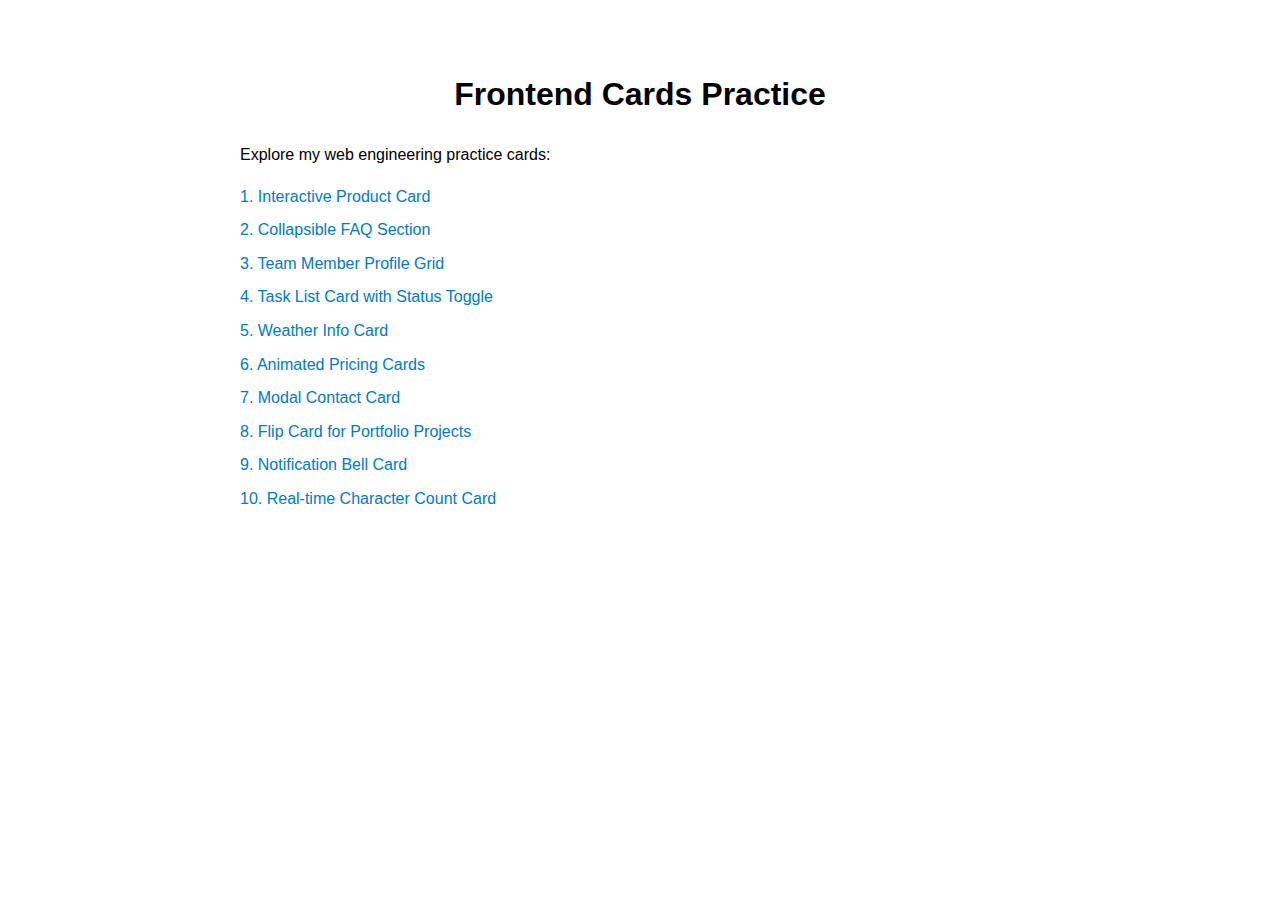
<file: index.html>
<!DOCTYPE html>
<html lang="en">
<head>
  <meta charset="UTF-8" />
  <meta name="viewport" content="width=device-width, initial-scale=1.0"/>
  <title>Frontend Cards Practice</title>
  <style>
    body {
      font-family: Arial, sans-serif;
      max-width: 800px;
      margin: 2rem auto;
      padding: 1rem;
      line-height: 1.6;
    }
    h1 {
      text-align: center;
    }
    ul {
      list-style: none;
      padding: 0;
    }
    li {
      margin: 0.5rem 0;
    }
    a {
      text-decoration: none;
      color: #007acc;
    }
    a:hover {
      text-decoration: underline;
    }
  </style>
</head>
<body>
  <h1>Frontend Cards Practice</h1>
  <p>Explore my web engineering practice cards:</p>
  <ul>
    <li><a href="cards/product-card/">1. Interactive Product Card</a></li>
    <li><a href="cards/faq-card/">2. Collapsible FAQ Section</a></li>
    <li><a href="cards/team-grid/">3. Team Member Profile Grid</a></li>
    <li><a href="cards/task-list-card/">4. Task List Card with Status Toggle</a></li>
    <li><a href="cards/weather-card/">5. Weather Info Card</a></li>
    <li><a href="cards/pricing-cards/">6. Animated Pricing Cards</a></li>
    <li><a href="cards/modal-contact/">7. Modal Contact Card</a></li>
    <li><a href="cards/flip-card/">8. Flip Card for Portfolio Projects</a></li>
    <li><a href="cards/notification-bell/">9. Notification Bell Card</a></li>
    <li><a href="cards/character-count/">10. Real-time Character Count Card</a></li>
  </ul>
</body>
</html>
</file>
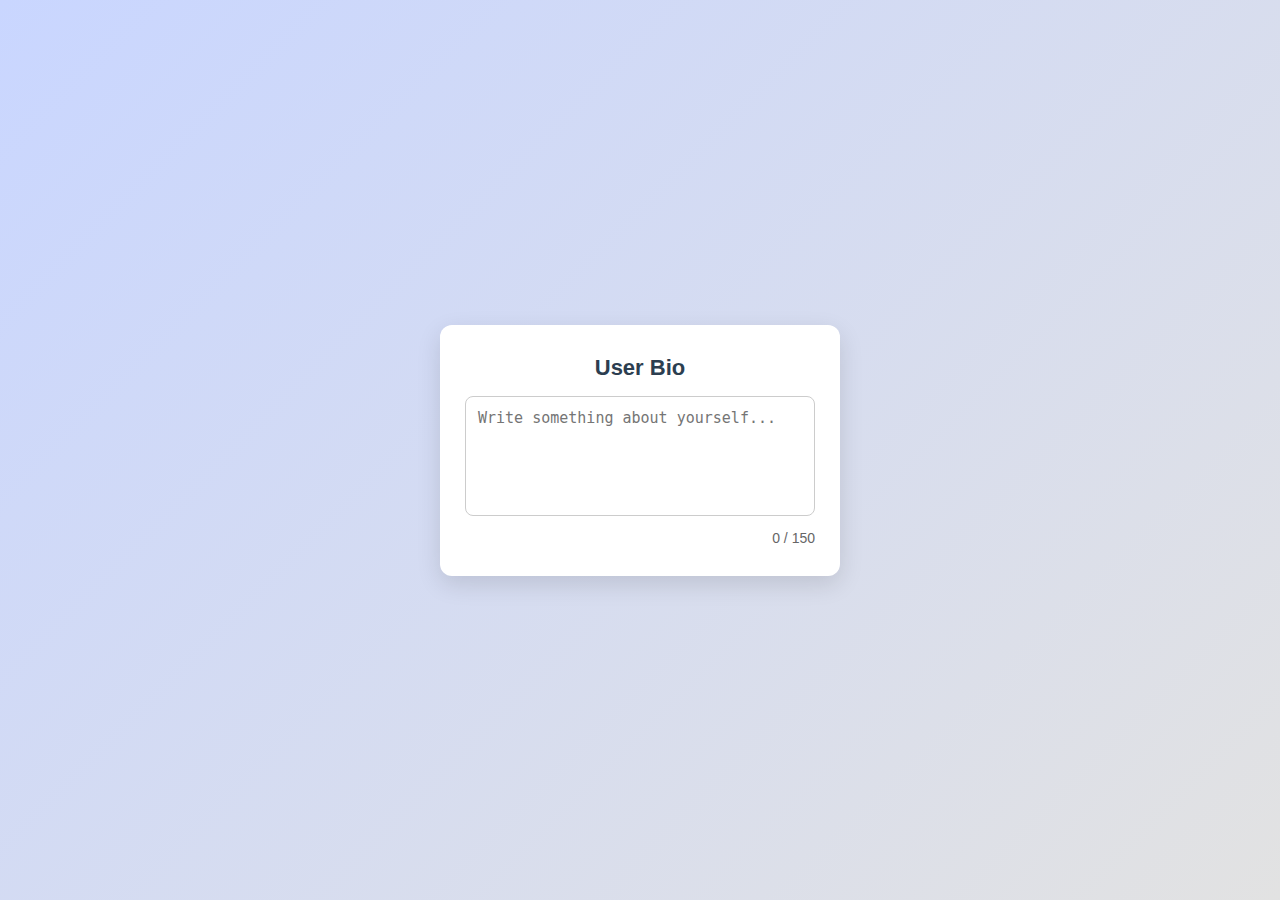
<file: cards/character-count/index.html>
<!DOCTYPE html>
<html lang="en">
<head>
  <meta charset="UTF-8">
  <title>Character Counter</title>
  <meta name="viewport" content="width=device-width, initial-scale=1.0" />
  <link rel="stylesheet" href="style.css" />
</head>
<body>
  <div class="card">
    <h2>User Bio</h2>
    <textarea id="bio" maxlength="150" placeholder="Write something about yourself..."></textarea>
    <div class="char-count" id="charCount">0 / 150</div>
  </div>

  <script src="script.js"></script>
</body>
</html>
</file>
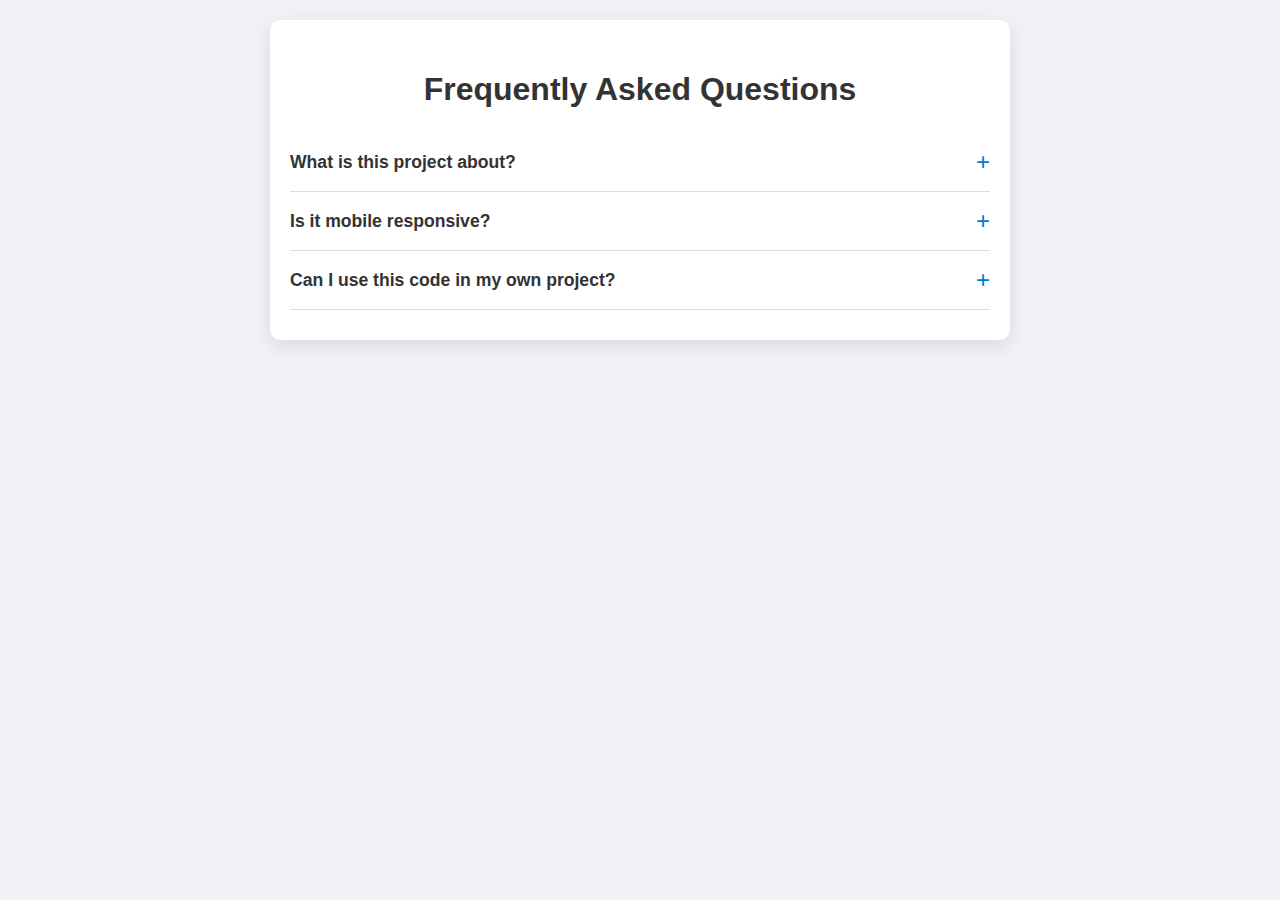
<file: cards/faq-card/index.html>
<!DOCTYPE html>
<html lang="en">
<head>
  <meta charset="UTF-8">
  <title>Collapsible FAQ Section</title>
  <meta name="viewport" content="width=device-width, initial-scale=1.0">
  <link rel="stylesheet" href="style.css">
</head>
<body>
  <div class="faq-container">
    <h1>Frequently Asked Questions</h1>

    <div class="faq-card">
      <div class="question" data-toggle>
        <h3>What is this project about?</h3>
        <span class="icon">+</span>
      </div>
      <div class="answer">
        <p>This is a web engineering practice project with interactive cards built using HTML, CSS, and JavaScript.</p>
      </div>
    </div>

    <div class="faq-card">
      <div class="question" data-toggle>
        <h3>Is it mobile responsive?</h3>
        <span class="icon">+</span>
      </div>
      <div class="answer">
        <p>Yes! Each card, including this FAQ section, is designed to look good on all screen sizes.</p>
      </div>
    </div>

    <div class="faq-card">
      <div class="question" data-toggle>
        <h3>Can I use this code in my own project?</h3>
        <span class="icon">+</span>
      </div>
      <div class="answer">
        <p>Absolutely. This project is for learning, and you're welcome to adapt the code however you like.</p>
      </div>
    </div>
  </div>

  <script src="script.js"></script>
</body>
</html>
</file>
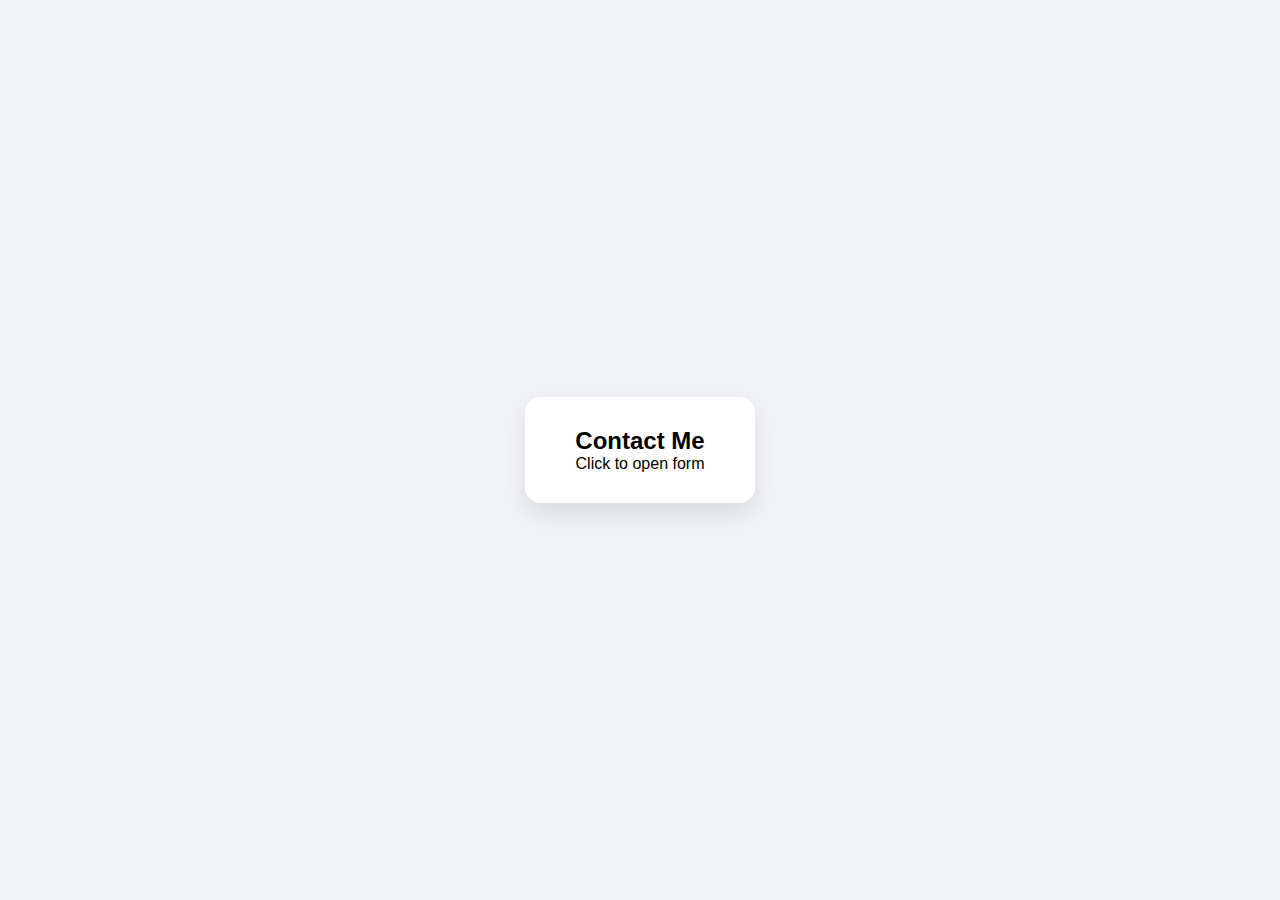
<file: cards/modal-contact/index.html>
<!DOCTYPE html>
<html lang="en">
<head>
  <meta charset="UTF-8" />
  <title>Modal Contact Card</title>
  <meta name="viewport" content="width=device-width, initial-scale=1.0" />
  <link rel="stylesheet" href="style.css" />
</head>
<body>
  <div class="contact-card" id="openModalBtn">
    <h2>Contact Me</h2>
    <p>Click to open form</p>
  </div>

  <div class="modal" id="modal">
    <div class="modal-content">
      <span class="close" id="closeModalBtn">&times;</span>
      <h3>Send a Message</h3>
      <form>
        <input type="text" placeholder="Your Name" required />
        <input type="email" placeholder="Your Email" required />
        <textarea placeholder="Your Message" rows="4" required></textarea>
        <button type="submit">Send</button>
      </form>
    </div>
  </div>

  <script src="script.js"></script>
</body>
</html>
</file>
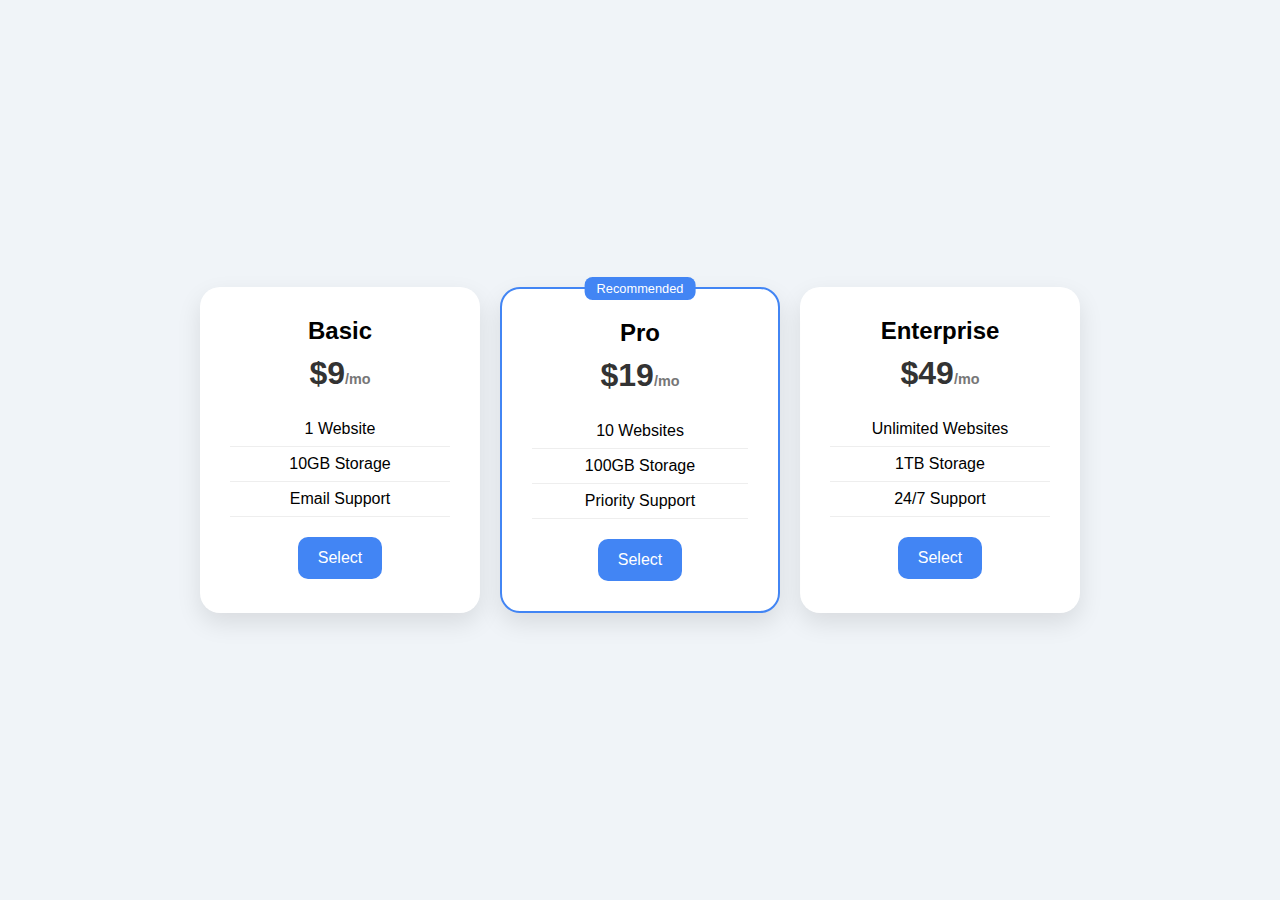
<file: cards/pricing-cards/index.html>
<!DOCTYPE html>
<html lang="en">
<head>
  <meta charset="UTF-8" />
  <title>Animated Pricing Cards</title>
  <meta name="viewport" content="width=device-width, initial-scale=1.0" />
  <link rel="stylesheet" href="style.css" />
</head>
<body>
  <section class="pricing-section">
    <div class="pricing-card">
      <h3>Basic</h3>
      <p class="price">$9<span>/mo</span></p>
      <ul>
        <li>1 Website</li>
        <li>10GB Storage</li>
        <li>Email Support</li>
      </ul>
      <button>Select</button>
    </div>

    <div class="pricing-card recommended">
      <h3>Pro</h3>
      <p class="price">$19<span>/mo</span></p>
      <ul>
        <li>10 Websites</li>
        <li>100GB Storage</li>
        <li>Priority Support</li>
      </ul>
      <button>Select</button>
    </div>

    <div class="pricing-card">
      <h3>Enterprise</h3>
      <p class="price">$49<span>/mo</span></p>
      <ul>
        <li>Unlimited Websites</li>
        <li>1TB Storage</li>
        <li>24/7 Support</li>
      </ul>
      <button>Select</button>
    </div>
  </section>
</body>
</html>
</file>
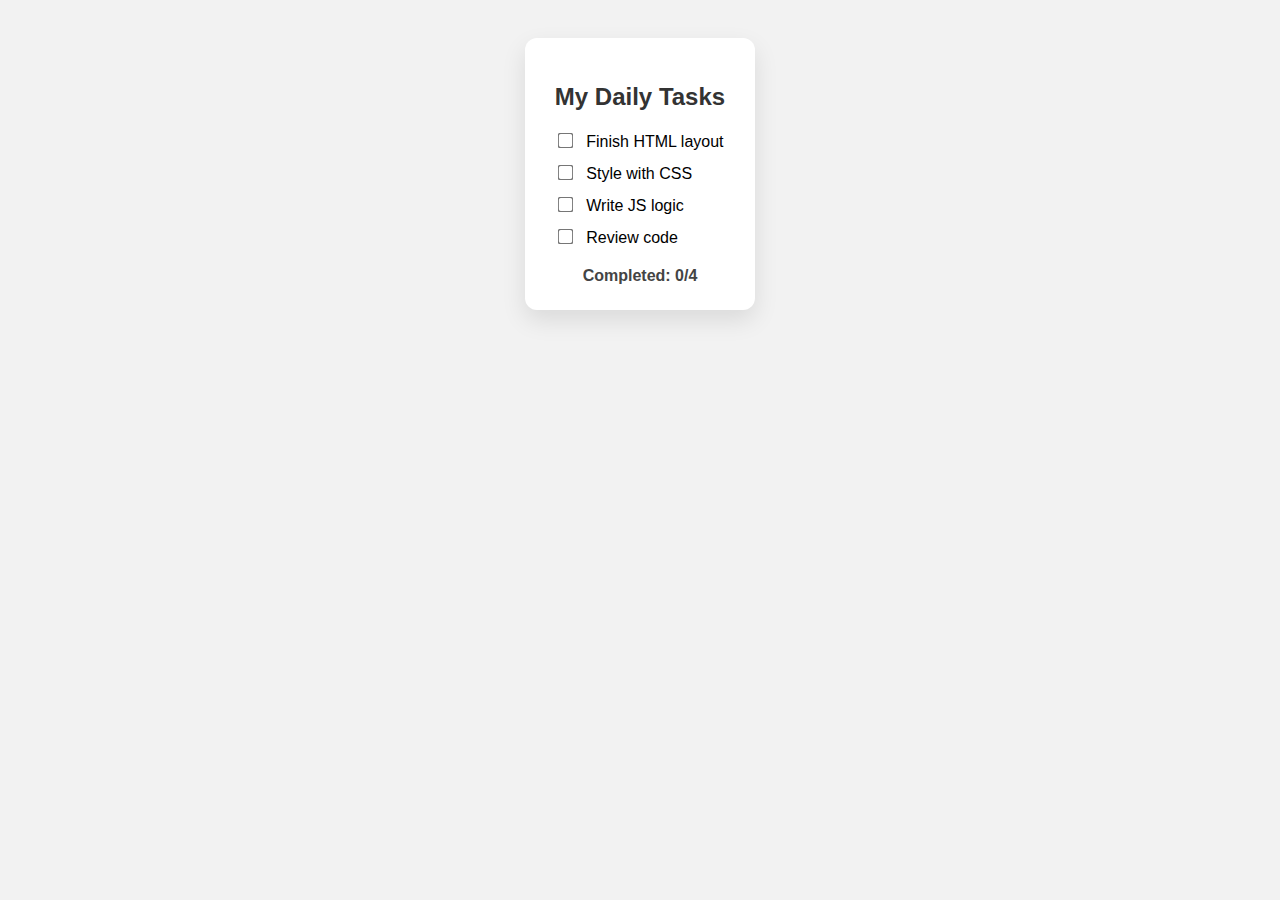
<file: cards/task-list-card/index.html>
<!DOCTYPE html>
<html lang="en">
<head>
  <meta charset="UTF-8">
  <title>Task List Card</title>
  <meta name="viewport" content="width=device-width, initial-scale=1.0" />
  <link rel="stylesheet" href="style.css">
</head>
<body>
  <div class="task-card">
    <h2>My Daily Tasks</h2>
    <ul class="task-list">
      <li><label><input type="checkbox" /> Finish HTML layout</label></li>
      <li><label><input type="checkbox" /> Style with CSS</label></li>
      <li><label><input type="checkbox" /> Write JS logic</label></li>
      <li><label><input type="checkbox" /> Review code</label></li>
    </ul>
    <div class="footer">
      Completed: <span id="completed-count">0</span>/4
    </div>
  </div>

  <script src="script.js"></script>
</body>
</html>
</file>
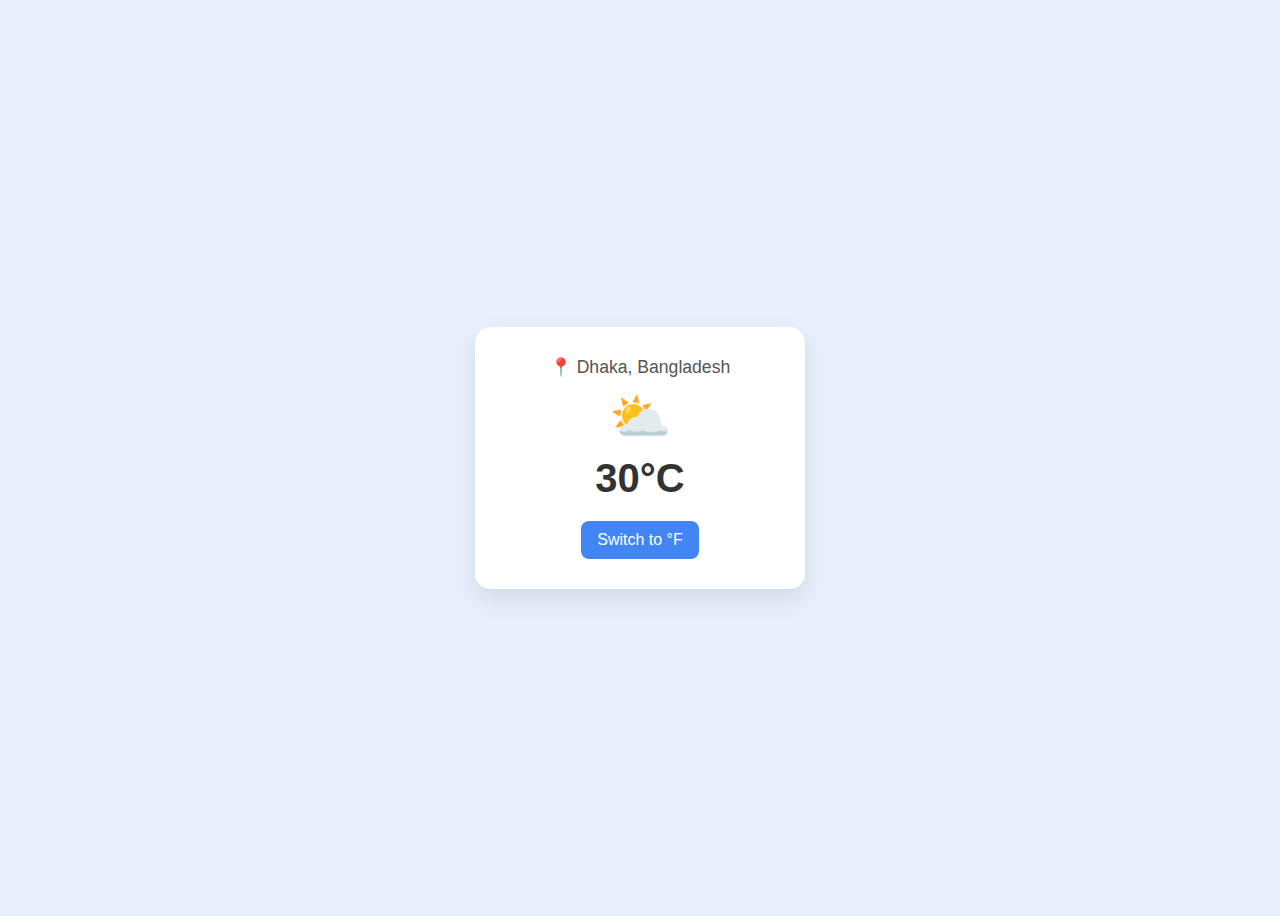
<file: cards/weather-card/index.html>
<!DOCTYPE html>
<html lang="en">
<head>
  <meta charset="UTF-8" />
  <title>Weather Info Card</title>
  <meta name="viewport" content="width=device-width, initial-scale=1.0" />
  <link rel="stylesheet" href="style.css" />
</head>
<body>
  <div class="weather-card">
    <div class="location">📍 Dhaka, Bangladesh</div>
    <div class="weather-icon">⛅</div>
    <div class="temperature" id="temp">30°C</div>
    <button id="toggle-btn">Switch to °F</button>
  </div>

  <script src="script.js"></script>
</body>
</html>
</file>
<file: cards/character-count/style.css>
* {
  box-sizing: border-box;
  margin: 0;
  padding: 0;
}

body {
  font-family: 'Segoe UI', Tahoma, Geneva, Verdana, sans-serif;
  background: linear-gradient(135deg, #c9d6ff, #e2e2e2);
  min-height: 100vh;
  display: flex;
  justify-content: center;
  align-items: center;
  padding: 20px;
}

.card {
  background: #ffffff;
  padding: 30px 25px;
  border-radius: 12px;
  box-shadow: 0 8px 25px rgba(0, 0, 0, 0.12);
  width: 100%;
  max-width: 400px;
}

h2 {
  font-size: 22px;
  margin-bottom: 15px;
  color: #2c3e50;
  text-align: center;
}

textarea {
  width: 100%;
  height: 120px;
  padding: 12px;
  font-size: 15px;
  border: 1px solid #ccc;
  border-radius: 8px;
  resize: none;
  outline: none;
  transition: border-color 0.3s;
}

textarea:focus {
  border-color: #3498db;
  box-shadow: 0 0 6px rgba(52, 152, 219, 0.4);
}

.char-count {
  margin-top: 10px;
  font-size: 14px;
  text-align: right;
  color: #666;
  font-weight: 500;
  transition: color 0.3s ease;
}

.char-count.warning {
  color: #e67e22;
}

.char-count.danger {
  color: #e74c3c;
}
</file>
<file: cards/faq-card/style.css>
body {
  font-family: Arial, sans-serif;
  background-color: #f0f2f5;
  margin: 0;
  padding: 20px;
}

.faq-container {
  max-width: 700px;
  margin: auto;
  background: #fff;
  padding: 30px 20px;
  border-radius: 10px;
  box-shadow: 0 6px 20px rgba(0, 0, 0, 0.1);
}

h1 {
  text-align: center;
  margin-bottom: 25px;
  color: #333;
}

.faq-card {
  border-bottom: 1px solid #ddd;
  padding: 15px 0;
}

.question {
  display: flex;
  justify-content: space-between;
  align-items: center;
  cursor: pointer;
}

.question h3 {
  font-size: 1.1rem;
  margin: 0;
  color: #333;
}

.icon {
  font-size: 1.5rem;
  color: #007acc;
  transition: transform 0.3s;
}

.answer {
  max-height: 0;
  overflow: hidden;
  transition: max-height 0.3s ease;
}

.answer p {
  padding-top: 10px;
  color: #555;
}

/* Opened state styles */
.faq-card.active .answer {
  max-height: 500px;
}

.faq-card.active .icon {
  transform: rotate(45deg);
}

/* Mobile tweaks */
@media (max-width: 500px) {
  .faq-container {
    padding: 20px 10px;
  }
}
</file>
<file: cards/modal-contact/style.css>
* {
  margin: 0;
  padding: 0;
  box-sizing: border-box;
}

body {
  font-family: 'Segoe UI', sans-serif;
  background: #f1f3f6;
  display: flex;
  justify-content: center;
  align-items: center;
  min-height: 100vh;
}

.contact-card {
  background: white;
  padding: 30px 50px;
  border-radius: 16px;
  text-align: center;
  box-shadow: 0 10px 25px rgba(0,0,0,0.1);
  cursor: pointer;
  transition: 0.3s;
}

.contact-card:hover {
  transform: scale(1.05);
  background: #f0f8ff;
}

.modal {
  position: fixed;
  top: 0;
  left: 0;
  width: 100%;
  height: 100%;
  background: rgba(0,0,0,0.4);
  display: none;
  justify-content: center;
  align-items: center;
  z-index: 10;
}

.modal-content {
  background: white;
  padding: 30px;
  border-radius: 12px;
  width: 90%;
  max-width: 400px;
  position: relative;
}

.close {
  position: absolute;
  right: 15px;
  top: 10px;
  font-size: 1.5rem;
  color: #444;
  cursor: pointer;
}

form {
  display: flex;
  flex-direction: column;
  gap: 15px;
  margin-top: 20px;
}

input, textarea {
  padding: 10px;
  font-size: 1rem;
  border-radius: 8px;
  border: 1px solid #ccc;
  width: 100%;
}

button {
  padding: 12px;
  background: #4285f4;
  color: white;
  font-size: 1rem;
  border: none;
  border-radius: 8px;
  cursor: pointer;
  transition: background 0.3s ease;
}

button:hover {
  background: #3367d6;
}
</file>
<file: cards/pricing-cards/style.css>
* {
  margin: 0;
  padding: 0;
  box-sizing: border-box;
}

body {
  font-family: 'Segoe UI', sans-serif;
  background: #f0f4f8;
  display: flex;
  justify-content: center;
  align-items: center;
  min-height: 100vh;
}

.pricing-section {
  display: flex;
  gap: 20px;
  padding: 20px;
  flex-wrap: wrap;
  justify-content: center;
}

.pricing-card {
  background: white;
  padding: 30px;
  border-radius: 20px;
  width: 280px;
  text-align: center;
  box-shadow: 0 10px 25px rgba(0,0,0,0.1);
  transition: transform 0.3s ease, box-shadow 0.3s ease;
}

.pricing-card:hover {
  transform: translateY(-10px);
  box-shadow: 0 20px 35px rgba(0,0,0,0.15);
}

.pricing-card h3 {
  font-size: 1.5rem;
  margin-bottom: 10px;
}

.price {
  font-size: 2rem;
  font-weight: bold;
  margin-bottom: 20px;
  color: #333;
}

.price span {
  font-size: 0.9rem;
  color: #777;
}

ul {
  list-style: none;
  margin-bottom: 20px;
}

ul li {
  padding: 8px 0;
  border-bottom: 1px solid #eee;
}

button {
  background: #4285f4;
  color: white;
  border: none;
  padding: 12px 20px;
  font-size: 1rem;
  border-radius: 10px;
  cursor: pointer;
  transition: background 0.3s ease;
}

button:hover {
  background: #3367d6;
}

/* Recommended plan highlight */
.recommended {
  border: 2px solid #4285f4;
  position: relative;
}

.recommended::before {
  content: "Recommended";
  position: absolute;
  top: -12px;
  left: 50%;
  transform: translateX(-50%);
  background: #4285f4;
  color: white;
  padding: 4px 12px;
  font-size: 0.8rem;
  border-radius: 8px;
}
</file>
<file: cards/task-list-card/style.css>
body {
  font-family: 'Segoe UI', sans-serif;
  background: #f2f2f2;
  padding: 30px;
  display: flex;
  justify-content: center;
}

.task-card {
  background: #fff;
  border-radius: 12px;
  padding: 25px 30px;
  max-width: 400px;
  box-shadow: 0 10px 25px rgba(0, 0, 0, 0.1);
}

h2 {
  margin-bottom: 20px;
  color: #333;
  text-align: center;
}

.task-list {
  list-style: none;
  padding: 0;
}

.task-list li {
  margin: 12px 0;
  font-size: 1rem;
}

.task-list input[type="checkbox"] {
  margin-right: 10px;
  transform: scale(1.2);
}

.task-list li.completed {
  text-decoration: line-through;
  color: #888;
}

.footer {
  margin-top: 20px;
  text-align: center;
  font-weight: bold;
  color: #444;
}
</file>
<file: cards/weather-card/style.css>
body {
  font-family: 'Segoe UI', sans-serif;
  background: #e8f0fe;
  height: 100vh;
  display: flex;
  justify-content: center;
  align-items: center;
}

.weather-card {
  background: white;
  border-radius: 15px;
  padding: 30px 40px;
  box-shadow: 0 10px 25px rgba(0, 0, 0, 0.1);
  text-align: center;
  width: 250px;
}

.location {
  font-size: 1.1rem;
  margin-bottom: 10px;
  color: #555;
}

.weather-icon {
  font-size: 50px;
  margin-bottom: 10px;
}

.temperature {
  font-size: 2.5rem;
  font-weight: bold;
  margin-bottom: 20px;
  color: #333;
}

button {
  background: #4285f4;
  color: white;
  border: none;
  padding: 10px 16px;
  border-radius: 8px;
  cursor: pointer;
  font-size: 1rem;
}

button:hover {
  background: #3367d6;
}
</file>
